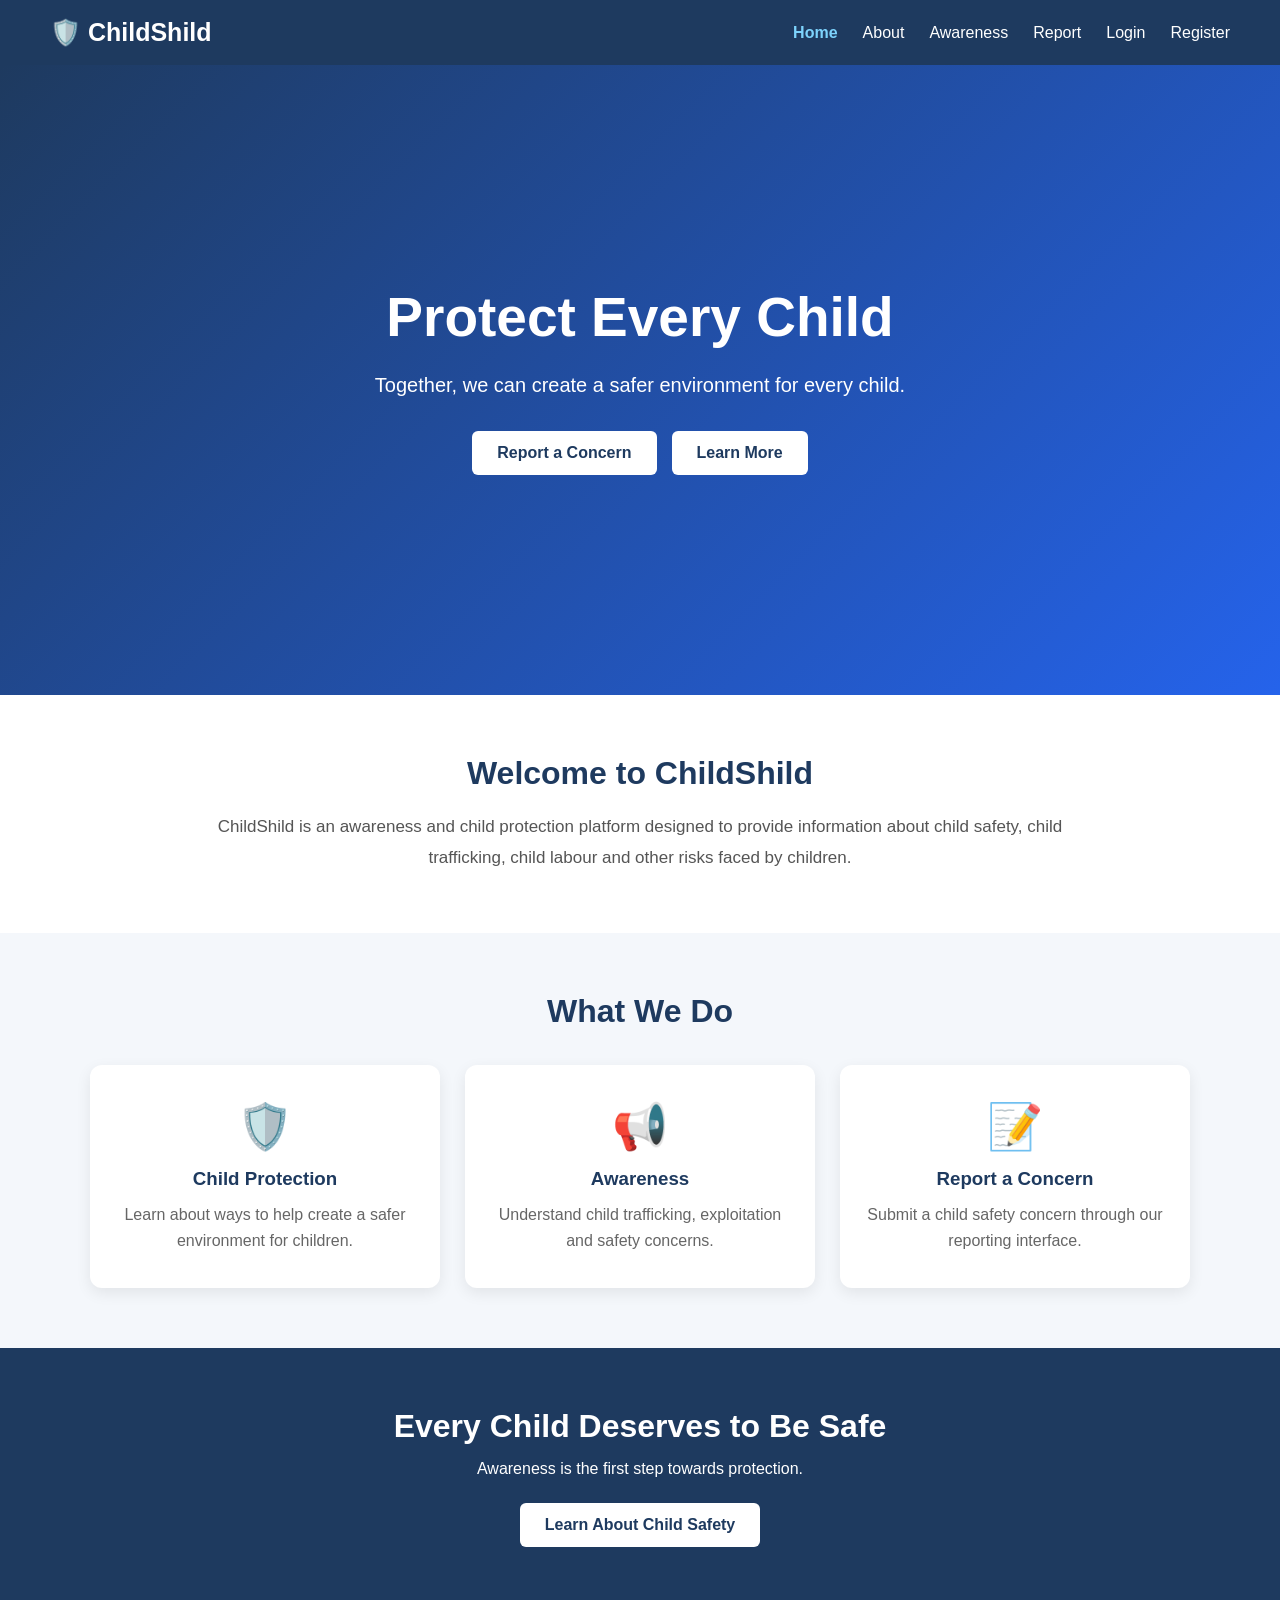
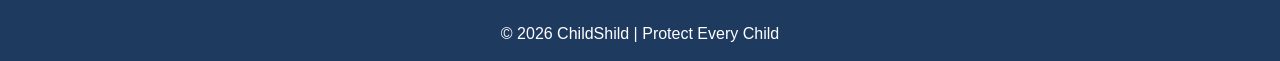
<file: index.html>
<!DOCTYPE html>
<html lang="en">

<head>
    <meta charset="UTF-8">
    <meta name="viewport" content="width=device-width, initial-scale=1.0">

    <title>ChildShild - Home</title>

    <!-- CSS -->
    <link rel="stylesheet" href="index.css">
</head>

<body>
    <!-- Navigation Bar -->
    <header>
        <nav class="navbar">

            <div class="logo">
                🛡️ ChildShild
            </div>

            <ul class="nav-links">
                <li><a href="index.html" class="active">Home</a></li>
                <li><a href="about.html">About</a></li>
                <li><a href="awareness.html">Awareness</a></li>
                <li><a href="report.html">Report</a></li>
                <li><a href="login.html">Login</a></li>
                <li><a href="register.html">Register</a></li>
            </ul>

        </nav>
    </header>


    <!-- =========================
         HERO SECTION
    ========================== -->

    <section class="hero">

        <div class="hero-content">

            <h1>
                Protect Every Child
            </h1>

            <p>
                Together, we can create a safer environment
                for every child.
            </p>

            <div class="hero-buttons">

                <a href="report.html" class="primary-btn">
                    Report a Concern
                </a>

                <a href="awareness.html" class="secondary-btn">
                    Learn More
                </a>

            </div>

        </div>

    </section>


    <!-- =========================
         INTRODUCTION
    ========================== -->

    <section class="home-section">

        <div class="home-container">

            <h2>
                Welcome to ChildShild
            </h2>

            <p>
                ChildShild is an awareness and child protection
                platform designed to provide information about
                child safety, child trafficking, child labour
                and other risks faced by children.
            </p>

        </div>

    </section>


    <!-- =========================
         FEATURES
    ========================== -->

    <section class="features-section">

        <div class="features-container">

            <h2>
                What We Do
            </h2>


            <div class="feature-cards">

                <!-- CARD 1 -->

                <div class="feature-card">

                    <div class="feature-icon">
                        🛡️
                    </div>

                    <h3>
                        Child Protection
                    </h3>

                    <p>
                        Learn about ways to help create a
                        safer environment for children.
                    </p>

                </div>


                <!-- CARD 2 -->

                <div class="feature-card">

                    <div class="feature-icon">
                        📢
                    </div>

                    <h3>
                        Awareness
                    </h3>

                    <p>
                        Understand child trafficking,
                        exploitation and safety concerns.
                    </p>

                </div>


                <!-- CARD 3 -->

                <div class="feature-card">

                    <div class="feature-icon">
                        📝
                    </div>

                    <h3>
                        Report a Concern
                    </h3>

                    <p>
                        Submit a child safety concern through
                        our reporting interface.
                    </p>

                </div>

            </div>

        </div>

    </section>


    <!-- =========================
         CALL TO ACTION
    ========================== -->

    <section class="cta-section">

        <h2>
            Every Child Deserves to Be Safe
        </h2>

        <p>
            Awareness is the first step towards protection.
        </p>

        <a href="awareness.html" class="primary-btn">
            Learn About Child Safety
        </a>

    </section>


    <!-- =========================
         FOOTER
    ========================== -->

    <footer>

        <p>
            © 2026 ChildShild | Protect Every Child
        </p>

    </footer>


    <!-- JAVASCRIPT -->

    <script src="web.js"></script>

</body>

</html>
</file>
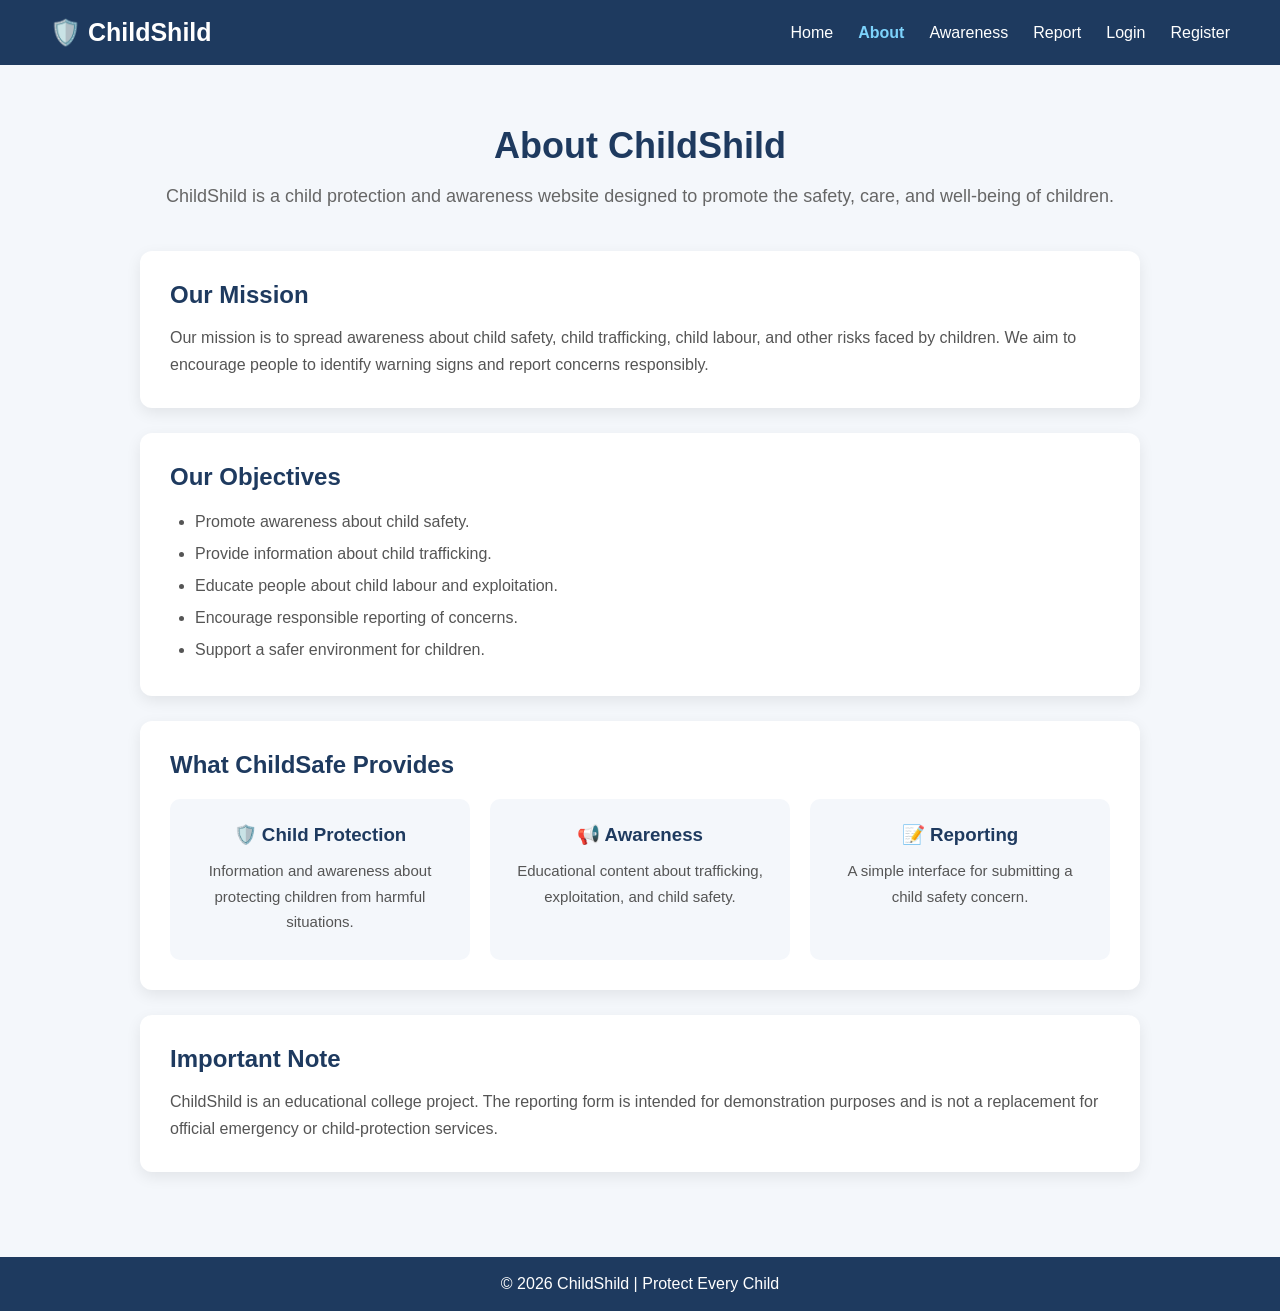
<file: about.html>
<!DOCTYPE html>
<html lang="en">
<head>
    <meta charset="UTF-8">
    <meta name="viewport" content="width=device-width, initial-scale=1.0">

    <title>About - ChildShild</title>

    <!-- CSS File -->
    <link rel="stylesheet" href="about.css">
</head>

<body>

    <!-- Navigation Bar -->
    <header>
        <nav class="navbar">

            <div class="logo">
                🛡️ ChildShild
            </div>

            <ul class="nav-links">
                <li><a href="index.html">Home</a></li>
                <li><a href="about.html" class="active">About</a></li>
                <li><a href="awareness.html">Awareness</a></li>
                <li><a href="report.html">Report</a></li>
                <li><a href="login.html">Login</a></li>
                <li><a href="register.html">Register</a></li>
            </ul>

        </nav>
    </header>


    <!-- About Section -->
    <section class="about-section">

        <div class="about-container">

            <h1>About ChildShild</h1>

            <p class="intro">
                ChildShild is a child protection and awareness website
                designed to promote the safety, care, and well-being of
                children.
            </p>


            <!-- Mission -->
            <div class="about-box">

                <h2>Our Mission</h2>

                <p>
                    Our mission is to spread awareness about child safety,
                    child trafficking, child labour, and other risks faced
                    by children. We aim to encourage people to identify
                    warning signs and report concerns responsibly.
                </p>

            </div>


            <!-- Objectives -->
            <div class="about-box">

                <h2>Our Objectives</h2>

                <ul>
                    <li>Promote awareness about child safety.</li>
                    <li>Provide information about child trafficking.</li>
                    <li>Educate people about child labour and exploitation.</li>
                    <li>Encourage responsible reporting of concerns.</li>
                    <li>Support a safer environment for children.</li>
                </ul>

            </div>


            <!-- What We Provide -->
            <div class="about-box">

                <h2>What ChildSafe Provides</h2>

                <div class="about-cards">

                    <div class="card">
                        <h3>🛡️ Child Protection</h3>
                        <p>
                            Information and awareness about protecting
                            children from harmful situations.
                        </p>
                    </div>

                    <div class="card">
                        <h3>📢 Awareness</h3>
                        <p>
                            Educational content about trafficking,
                            exploitation, and child safety.
                        </p>
                    </div>

                    <div class="card">
                        <h3>📝 Reporting</h3>
                        <p>
                            A simple interface for submitting a child
                            safety concern.
                        </p>
                    </div>

                </div>

            </div>


            <!-- Disclaimer -->
            <div class="about-box">

                <h2>Important Note</h2>

                <p>
                    ChildShild is an educational college project.
                    The reporting form is intended for demonstration
                    purposes and is not a replacement for official
                    emergency or child-protection services.
                </p>

            </div>

        </div>

    </section>


    <!-- Footer -->
    <footer>

        <p>
            © 2026 ChildShild | Protect Every Child
        </p>

    </footer>


    <!-- JavaScript -->
    <script src="web.js"></script>

</body>
</html>
</file>
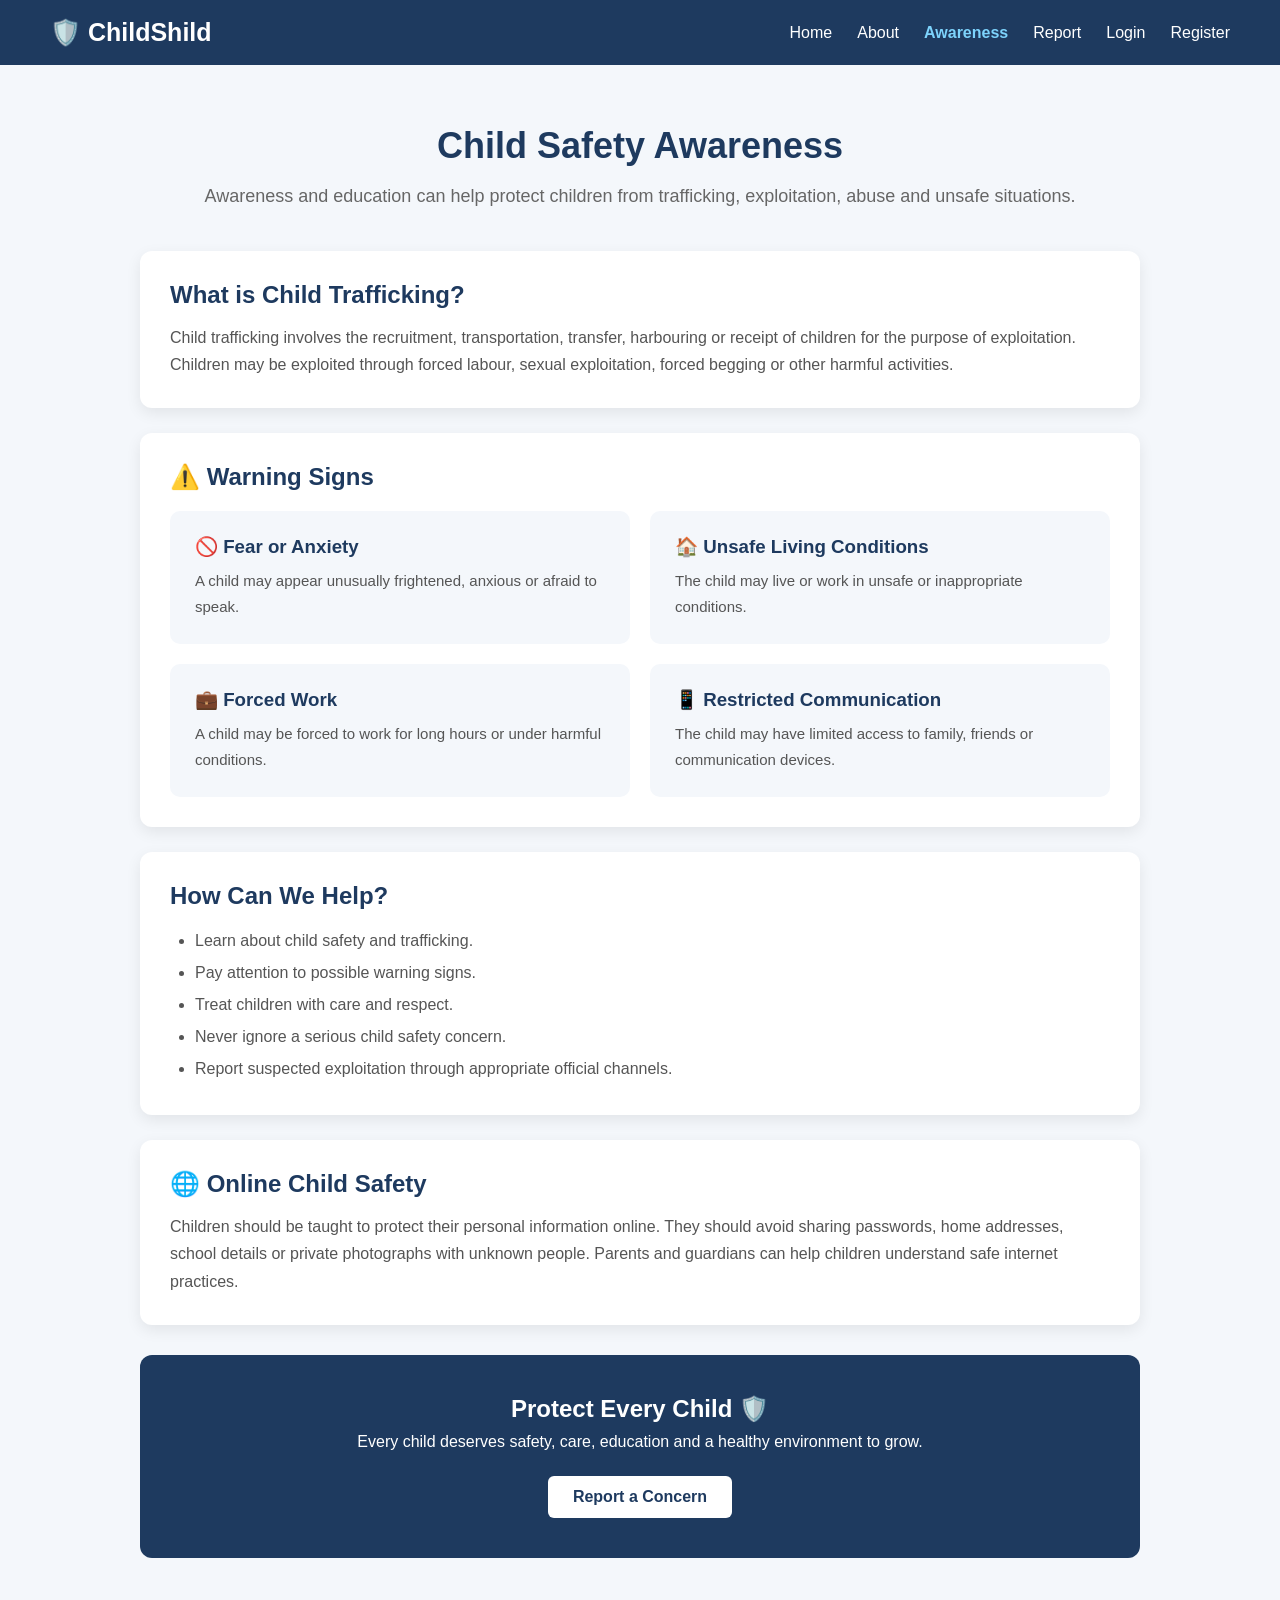
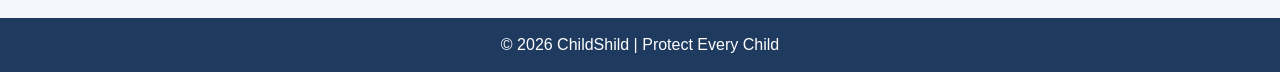
<file: awareness.html>
<!DOCTYPE html>
<html lang="en">

<head>
    <meta charset="UTF-8">
    <meta name="viewport" content="width=device-width, initial-scale=1.0">

    <title>Awareness - ChildShild</title>

    <link rel="stylesheet" href="awerness.css">
</head>

<body>

    <!-- =========================
         NAVBAR
    ========================== -->

    <header>

        <nav class="navbar">

            <div class="logo">
                🛡️ ChildShild
            </div>

            <ul class="nav-links">

                <li>
                    <a href="index.html">Home</a>
                </li>

                <li>
                    <a href="about.html">About</a>
                </li>

                <li>
                    <a href="awareness.html" class="active">
                        Awareness
                    </a>
                </li>

                <li>
                    <a href="report.html">Report</a>
                </li>

                <li>
                    <a href="login.html">Login</a>
                </li>

                <li>
                    <a href="register.html">Register</a>
                </li>

            </ul>

        </nav>

    </header>


    <!-- =========================
         AWARENESS SECTION
    ========================== -->

    <section class="awareness-section">

        <div class="awareness-container">

            <h1>Child Safety Awareness</h1>

            <p class="awareness-intro">
                Awareness and education can help protect children
                from trafficking, exploitation, abuse and unsafe
                situations.
            </p>


            <!-- WHAT IS CHILD TRAFFICKING -->

            <div class="awareness-box">

                <h2>What is Child Trafficking?</h2>

                <p>
                    Child trafficking involves the recruitment,
                    transportation, transfer, harbouring or receipt
                    of children for the purpose of exploitation.
                    Children may be exploited through forced labour,
                    sexual exploitation, forced begging or other
                    harmful activities.
                </p>

            </div>


            <!-- WARNING SIGNS -->

            <div class="awareness-box">

                <h2>⚠️ Warning Signs</h2>

                <div class="awareness-cards">

                    <div class="awareness-card">

                        <h3>🚫 Fear or Anxiety</h3>

                        <p>
                            A child may appear unusually frightened,
                            anxious or afraid to speak.
                        </p>

                    </div>


                    <div class="awareness-card">

                        <h3>🏠 Unsafe Living Conditions</h3>

                        <p>
                            The child may live or work in unsafe
                            or inappropriate conditions.
                        </p>

                    </div>


                    <div class="awareness-card">

                        <h3>💼 Forced Work</h3>

                        <p>
                            A child may be forced to work for long
                            hours or under harmful conditions.
                        </p>

                    </div>


                    <div class="awareness-card">

                        <h3>📱 Restricted Communication</h3>

                        <p>
                            The child may have limited access to
                            family, friends or communication devices.
                        </p>

                    </div>

                </div>

            </div>


            <!-- HOW TO HELP -->

            <div class="awareness-box">

                <h2>How Can We Help?</h2>

                <ul>

                    <li>
                        Learn about child safety and trafficking.
                    </li>

                    <li>
                        Pay attention to possible warning signs.
                    </li>

                    <li>
                        Treat children with care and respect.
                    </li>

                    <li>
                        Never ignore a serious child safety concern.
                    </li>

                    <li>
                        Report suspected exploitation through
                        appropriate official channels.
                    </li>

                </ul>

            </div>


            <!-- ONLINE SAFETY -->

            <div class="awareness-box">

                <h2>🌐 Online Child Safety</h2>

                <p>
                    Children should be taught to protect their
                    personal information online. They should avoid
                    sharing passwords, home addresses, school details
                    or private photographs with unknown people.
                    Parents and guardians can help children understand
                    safe internet practices.
                </p>

            </div>


            <!-- FINAL MESSAGE -->

            <div class="awareness-message">

                <h2>Protect Every Child 🛡️</h2>

                <p>
                    Every child deserves safety, care, education
                    and a healthy environment to grow.
                </p>

                <a href="report.html" class="primary-btn">
                    Report a Concern
                </a>

            </div>

        </div>

    </section>


    <!-- =========================
         FOOTER
    ========================== -->

    <footer>

        <p>
            © 2026 ChildShild | Protect Every Child
        </p>

    </footer>


    <!-- JAVASCRIPT -->

    <script src="web.js"></script>

</body>

</html>
</file>
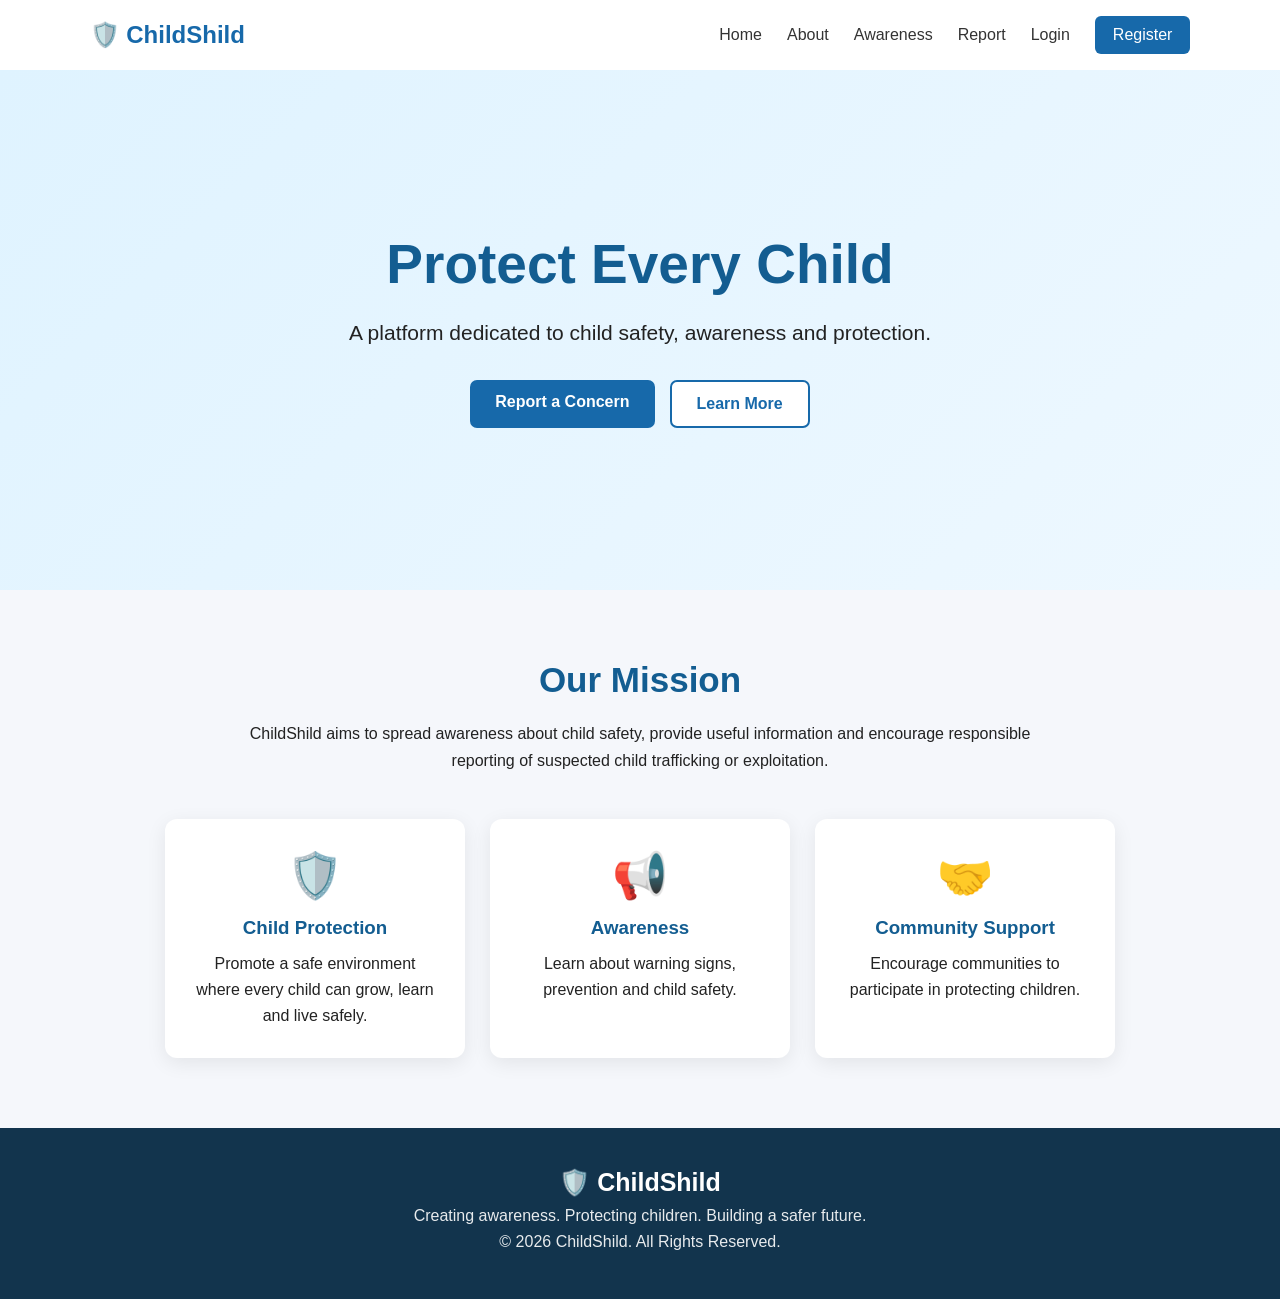
<file: home.html>
<!DOCTYPE html>
<html lang="en">
<head>
    <meta charset="UTF-8">
    <meta name="viewport" content="width=device-width, initial-scale=1.0">
    <title>ChildShild - Home</title>

    <link rel="stylesheet" href="web.css">
</head>

<body>

    <!-- Navigation Bar -->
    <nav class="navbar">  

        <div class="logo">
            🛡️ ChildShild
        </div>

        <div class="nav-links">
            <a href="index.html">Home</a>
            <a href="about.html">About</a>
            <a href="awareness.html">Awareness</a>
            <a href="report.html">Report</a>
            <a href="login.html">Login</a>
            <a href="register.html" class="register-btn">
                Register
            </a>
        </div>

    </nav>


    <!-- Hero Section -->
    <section class="hero">

        <div class="hero-content">

            <h1>Protect Every Child</h1>

            <p>
                A platform dedicated to child safety,
                awareness and protection.
            </p>

            <div class="hero-buttons">

                <a href="report.html" class="primary-btn">
                    Report a Concern
                </a>

                <a href="awareness.html" class="secondary-btn">
                    Learn More
                </a>

            </div>

        </div>

    </section>


    <!-- Mission Section -->
    <section class="section">

        <h2>Our Mission</h2>

        <p class="center-text">
            ChildShild aims to spread awareness about child safety,
            provide useful information and encourage responsible
            reporting of suspected child trafficking or exploitation.
        </p>


        <div class="cards">

            <div class="card">

                <div class="card-icon">🛡️</div>

                <h3>Child Protection</h3>

                <p>
                    Promote a safe environment where every child
                    can grow, learn and live safely.
                </p>

            </div>

            <div class="card">

                <div class="card-icon">📢</div>

                <h3>Awareness</h3>

                <p>
                    Learn about warning signs, prevention
                    and child safety.
                </p>

            </div>


            <div class="card">

                <div class="card-icon">🤝</div>

                <h3>Community Support</h3>

                <p>
                    Encourage communities to participate
                    in protecting children.
                </p>

            </div>

        </div>

    </section>


    <!-- Footer -->
    <footer class="footer">

        <h3>🛡️ ChildShild</h3>

        <p>
            Creating awareness. Protecting children.
            Building a safer future.
        </p>

        <p>
            © 2026 ChildShild. All Rights Reserved.
        </p>

    </footer>
    <script src="web.js"></script>
</body>
</html>
</file>
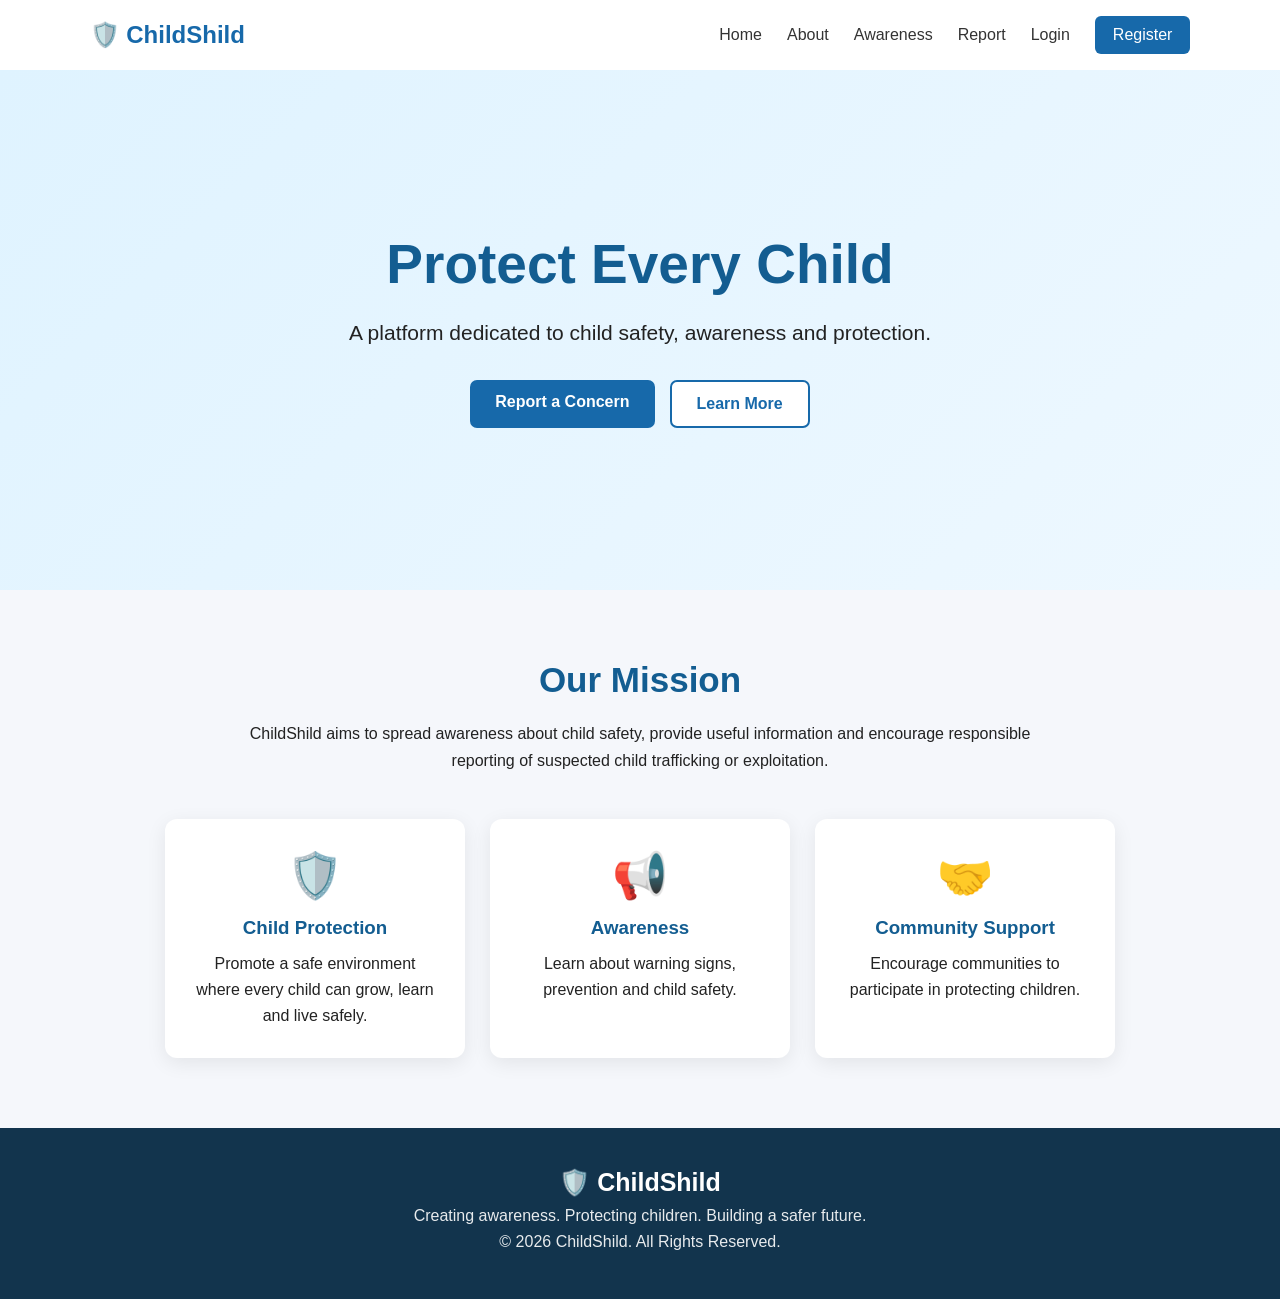
<file: web.html>
<!DOCTYPE html>
<html lang="en">
<head>
    <meta charset="UTF-8">
    <meta name="viewport" content="width=device-width, initial-scale=1.0">
    <title>ChildShild - Home</title>

    <link rel="stylesheet" href="web.css">
</head>

<body>

    <!-- Navigation Bar -->
    <nav class="navbar">  

        <div class="logo">
            🛡️ ChildShild
        </div>

        <div class="nav-links">
            <a href="home.html">Home</a>
            <a href="about.html">About</a>
            <a href="awareness.html">Awareness</a>
            <a href="report.html">Report</a>
            <a href="login.html">Login</a>
            <a href="register.html" class="register-btn">
                Register
            </a>
        </div>

    </nav>


    <!-- Hero Section -->
    <section class="hero">

        <div class="hero-content">

            <h1>Protect Every Child</h1>

            <p>
                A platform dedicated to child safety,
                awareness and protection.
            </p>

            <div class="hero-buttons">

                <a href="report.html" class="primary-btn">
                    Report a Concern
                </a>

                <a href="awareness.html" class="secondary-btn">
                    Learn More
                </a>

            </div>

        </div>

    </section>


    <!-- Mission Section -->
    <section class="section">

        <h2>Our Mission</h2>

        <p class="center-text">
            ChildShild aims to spread awareness about child safety,
            provide useful information and encourage responsible
            reporting of suspected child trafficking or exploitation.
        </p>


        <div class="cards">

            <div class="card">

                <div class="card-icon">🛡️</div>

                <h3>Child Protection</h3>

                <p>
                    Promote a safe environment where every child
                    can grow, learn and live safely.
                </p>

            </div>

            <div class="card">

                <div class="card-icon">📢</div>

                <h3>Awareness</h3>

                <p>
                    Learn about warning signs, prevention
                    and child safety.
                </p>

            </div>


            <div class="card">

                <div class="card-icon">🤝</div>

                <h3>Community Support</h3>

                <p>
                    Encourage communities to participate
                    in protecting children.
                </p>

            </div>

        </div>

    </section>


    <!-- Footer -->
    <footer class="footer">

        <h3>🛡️ ChildShild</h3>

        <p>
            Creating awareness. Protecting children.
            Building a safer future.
        </p>

        <p>
            © 2026 ChildShild. All Rights Reserved.
        </p>

    </footer>
    <script src="web.js"></script>
</body>
</html>
</file>
<file: index.css>
/* =========================
   GENERAL
========================= */

* {
    margin: 0;
    padding: 0;
    box-sizing: border-box;
}

body {
    font-family: Arial, sans-serif;
    background-color: #f4f7fb;
    color: #333;
}


/* =========================
   NAVIGATION BAR
========================= */

.navbar {
    background-color: #1e3a5f;
    display: flex;
    justify-content: space-between;
    align-items: center;
    padding: 18px 50px;
}

.logo {
    color: white;
    font-size: 25px;
    font-weight: bold;
}

.nav-links {
    display: flex;
    list-style: none;
    gap: 25px;
}

.nav-links a {
    color: white;
    text-decoration: none;
    font-size: 16px;
}

.nav-links a:hover {
    color: #7dd3fc;
}

.nav-links a.active {
    color: #7dd3fc;
    font-weight: bold;
}
/* =========================
   HOME PAGE
========================= */


/* HERO */

.hero {
    min-height: 70vh;

    display: flex;
    justify-content: center;
    align-items: center;

    text-align: center;

    padding: 60px 20px;

    background: linear-gradient(
        135deg,
        #1e3a5f,
        #2563eb
    );

    color: white;
}

.hero-content {
    max-width: 750px;
}

.hero h1 {
    font-size: 55px;
    margin-bottom: 20px;
}

.hero p {
    font-size: 20px;
    line-height: 1.6;
    margin-bottom: 30px;
}


/* HERO BUTTONS */

.hero-buttons {
    display: flex;
    justify-content: center;
    gap: 15px;
}

.hero-buttons a {
    text-decoration: none;
}


/* SECONDARY BUTTON */

.secondary-btn {
    background-color: white;
    color: #1e3a5f;

    padding: 13px 25px;

    border-radius: 6px;

    font-weight: bold;
}

.secondary-btn:hover {
    background-color: #7dd3fc;
}
/* PRIMARY BUTTOM */
.primary-btn {
    background-color: white;
    color: #1e3a5f;

    padding: 13px 25px;

    border-radius: 6px;

    font-weight: bold;
}

.primary-btn:hover {
    background-color: #7dd3fc;
}


/* =========================
   HOME INTRODUCTION
========================= */

.home-section {
    padding: 60px 20px;

    background-color: white;

    text-align: center;
}

.home-container {
    max-width: 850px;
    margin: auto;
}

.home-container h2 {
    color: #1e3a5f;

    font-size: 32px;

    margin-bottom: 20px;
}

.home-container p {
    color: #555;

    font-size: 17px;

    line-height: 1.8;
}


/* =========================
   FEATURES
========================= */

.features-section {
    padding: 60px 20px;

    background-color: #f4f7fb;
}

.features-container {
    max-width: 1100px;
    margin: auto;
}

.features-container > h2 {
    text-align: center;

    color: #1e3a5f;

    font-size: 32px;

    margin-bottom: 35px;
}


/* FEATURE CARDS */

.feature-cards {
    display: grid;

    grid-template-columns:
        repeat(3, 1fr);

    gap: 25px;
}

.feature-card {
    background-color: white;

    padding: 35px 25px;

    text-align: center;

    border-radius: 12px;

    box-shadow:
        0 5px 15px
        rgba(0, 0, 0, 0.08);

    transition: transform 0.3s;
}

.feature-card:hover {
    transform: translateY(-5px);
}

.feature-icon {
    font-size: 45px;

    margin-bottom: 15px;
}

.feature-card h3 {
    color: #1e3a5f;

    margin-bottom: 12px;
}

.feature-card p {
    color: #666;

    line-height: 1.6;
}


/* =========================
   CALL TO ACTION
========================= */

.cta-section {
    text-align: center;

    padding: 60px 20px;

    background-color: #1e3a5f;

    color: white;
}

.cta-section h2 {
    font-size: 32px;

    margin-bottom: 15px;
}

.cta-section p {
    margin-bottom: 25px;
}


/* CTA BUTTON */

.cta-section .primary-btn {
    display: inline-block;

    background-color: white;

    color: #1e3a5f;

    text-decoration: none;

    padding: 13px 25px;

    border-radius: 6px;

    font-weight: bold;
}

.cta-section .primary-btn:hover {
    background-color: #7dd3fc;
}


/* =========================
   MOBILE
========================= */

@media (max-width: 768px) {

    .hero h1 {
        font-size: 38px;
    }

    .hero p {
        font-size: 17px;
    }

    .hero-buttons {
        flex-direction: column;

        align-items: center;
    }

    .feature-cards {
        grid-template-columns: 1fr;
    }

}
/* =========================
   FOOTER
========================= */

footer {
    background-color: #1e3a5f;
    color: white;
    text-align: center;
    padding: 18px;
}


/* =========================
   MOBILE RESPONSIVE
========================= */

@media (max-width: 768px) {

    .navbar {
        flex-direction: column;
        gap: 15px;
        padding: 20px;
    }

    .nav-links {
        flex-wrap: wrap;
        justify-content: center;
        gap: 15px;
    }

    .form-container {
        width: 100%;
        max-width: 400px;
    }
}
</file>
<file: about.css>
* {
    margin: 0;
    padding: 0;
    box-sizing: border-box;
}

body {
    font-family: Arial, sans-serif;
    background-color: #f4f7fb;
    color: #333;
}


/* =========================
   NAVIGATION BAR
========================= */

.navbar {
    background-color: #1e3a5f;
    display: flex;
    justify-content: space-between;
    align-items: center;
    padding: 18px 50px;
}

.logo {
    color: white;
    font-size: 25px;
    font-weight: bold;
}

.nav-links {
    display: flex;
    list-style: none;
    gap: 25px;
}

.nav-links a {
    color: white;
    text-decoration: none;
    font-size: 16px;
}

.nav-links a:hover {
    color: #7dd3fc;
}

.nav-links a.active {
    color: #7dd3fc;
    font-weight: bold;
}

/* =========================
   ABOUT PAGE
========================= */

.about-section {
    padding: 60px 20px;
    background-color: #f4f7fb;
}

.about-container {
    max-width: 1000px;
    margin: auto;
}

.about-container h1 {
    text-align: center;
    color: #1e3a5f;
    font-size: 36px;
    margin-bottom: 15px;
}

.intro {
    text-align: center;
    color: #666;
    font-size: 18px;
    line-height: 1.6;
    margin-bottom: 40px;
}

.about-box {
    background-color: white;
    padding: 30px;
    margin-bottom: 25px;
    border-radius: 12px;
    box-shadow: 0 5px 15px rgba(0, 0, 0, 0.08);
}

.about-box h2 {
    color: #1e3a5f;
    margin-bottom: 15px;
}

.about-box p {
    line-height: 1.7;
    color: #555;
}

.about-box ul {
    padding-left: 25px;
    line-height: 2;
    color: #555;
}


/* ABOUT CARDS */

.about-cards {
    display: flex;
    gap: 20px;
    margin-top: 20px;
}

.card {
    flex: 1;
    background-color: #f4f7fb;
    padding: 25px;
    border-radius: 10px;
    text-align: center;
}

.card h3 {
    color: #1e3a5f;
    margin-bottom: 12px;
}

.card p {
    font-size: 15px;
}
footer {
    background-color: #1e3a5f;
    color: white;
    text-align: center;
    padding: 18px;
}

/* MOBILE */


@media (max-width: 768px) {

    .navbar {
        flex-direction: column;
        gap: 15px;
        padding: 20px;
    }

    .nav-links {
        flex-wrap: wrap;
        justify-content: center;
        gap: 15px;
    }

    .form-container {
        width: 100%;
        max-width: 500px;
    }
}
</file>
<file: awerness.css>
* {
    margin: 0;
    padding: 0;
    box-sizing: border-box;
}

body {
    font-family: Arial, sans-serif;
    background-color: #f4f7fb;
    color: #333;
}


/* =========================
   NAVIGATION BAR
========================= */

.navbar {
    background-color: #1e3a5f;
    display: flex;
    justify-content: space-between;
    align-items: center;
    padding: 18px 50px;
}

.logo {
    color: white;
    font-size: 25px;
    font-weight: bold;
}

.nav-links {
    display: flex;
    list-style: none;
    gap: 25px;
}

.nav-links a {
    color: white;
    text-decoration: none;
    font-size: 16px;
}

.nav-links a:hover {
    color: #7dd3fc;
}

.nav-links a.active {
    color: #7dd3fc;
    font-weight: bold;
}


/* =========================
   AWARENESS PAGE
========================= */

.awareness-section {
    padding: 60px 20px;
    background-color: #f4f7fb;
}

.awareness-container {
    max-width: 1000px;
    margin: auto;
}

.awareness-container h1 {
    text-align: center;
    color: #1e3a5f;
    font-size: 36px;
    margin-bottom: 15px;
}

.awareness-intro {
    text-align: center;
    color: #666;
    font-size: 18px;
    line-height: 1.6;
    margin-bottom: 40px;
}


/* AWARENESS BOX */

.awareness-box {
    background-color: white;
    padding: 30px;
    margin-bottom: 25px;
    border-radius: 12px;

    box-shadow: 0 5px 15px rgba(0, 0, 0, 0.08);
}

.awareness-box h2 {
    color: #1e3a5f;
    margin-bottom: 15px;
}

.awareness-box p {
    color: #555;
    line-height: 1.7;
}


/* WARNING CARDS */

.awareness-cards {
    display: grid;
    grid-template-columns: repeat(2, 1fr);
    gap: 20px;
    margin-top: 20px;
}

.awareness-card {
    background-color: #f4f7fb;
    padding: 25px;
    border-radius: 10px;
}

.awareness-card h3 {
    color: #1e3a5f;
    margin-bottom: 10px;
}

.awareness-card p {
    font-size: 15px;
}


/* LIST */

.awareness-box ul {
    padding-left: 25px;
    color: #555;
    line-height: 2;
}


/* FINAL MESSAGE */

.awareness-message {
    text-align: center;
    background-color: #1e3a5f;
    color: white;
    padding: 40px;
    border-radius: 12px;
    margin-top: 30px;
}

.awareness-message h2 {
    margin-bottom: 10px;
}

.awareness-message p {
    margin-bottom: 25px;
}


/* BUTTON */

.awareness-message .primary-btn {
    display: inline-block;
    background-color: white;
    color: #1e3a5f;
    text-decoration: none;
    padding: 12px 25px;
    border-radius: 6px;
    font-weight: bold;
}

.awareness-message .primary-btn:hover {
    background-color: #7dd3fc;
}
footer {
    background-color: #1e3a5f;
    color: white;
    text-align: center;
    padding: 18px;
}

/* MOBILE */


@media (max-width: 768px) {

    .navbar {
        flex-direction: column;
        gap: 15px;
        padding: 20px;
    }

    .nav-links {
        flex-wrap: wrap;
        justify-content: center;
        gap: 15px;
    }

    .form-container {
        width: 100%;
        max-width: 500px;
    }
}
</file>
<file: web.css>
* {
  box-sizing: border-box;
  margin: 0;
  padding: 0;
}

body {
  font-family: Arial, Helvetica, sans-serif;
  background: #f5f7fb;
  color: #222;
}

/* NAVBAR */

.navbar {
  height: 70px;
  background: white;
  display: flex;
  justify-content: space-between;
  align-items: center;
  padding: 0 7%;
  box-shadow: 0 2px 10px rgba(0,0,0,0.08);
}

.logo {
  font-size: 24px;
  font-weight: bold;
  color: #1769aa;
}

.nav-links {
  display: flex;
  align-items: center;
  gap: 25px;
}

.nav-links a {
  text-decoration: none;
  color: #333;
  font-weight: 500;
}

.nav-links a:hover {
  color: #1769aa;
}

.register-btn {
  background: #1769aa;
  color: white !important;
  padding: 10px 18px;
  border-radius: 6px;
}

/* HERO */

.hero {
  min-height: 520px;
  display: flex;
  justify-content: center;
  align-items: center;
  text-align: center;
  background: linear-gradient(
    135deg,
    #dff3ff,
    #eef8ff
  );
}

.hero-content {
  max-width: 800px;
  padding: 40px 20px;
}

.hero h1 {
  font-size: 55px;
  color: #135d91;
  margin-bottom: 20px;
}

.hero p {
  font-size: 21px;
  line-height: 1.6;
  margin-bottom: 30px;
}

.hero-buttons {
  display: flex;
  justify-content: center;
  gap: 15px;
}

/* BUTTONS */

.primary-btn,
.secondary-btn {
  display: inline-block;
  padding: 13px 25px;
  border-radius: 7px;
  text-decoration: none;
  font-weight: bold;
  border: none;
  cursor: pointer;
  font-size: 16px;
}

.primary-btn {
  background: #1769aa;
  color: white;
}

.secondary-btn {
  background: white;
  color: #1769aa;
  border: 2px solid #1769aa;
}

/* SECTIONS */

.section {
  padding: 70px 8%;
  text-align: center;
}

.section h2 {
  font-size: 35px;
  margin-bottom: 20px;
  color: #135d91;
}

.center-text {
  max-width: 800px;
  margin: auto;
  line-height: 1.7;
}

/* CARDS */

.cards {
  display: flex;
  justify-content: center;
  gap: 25px;
  margin-top: 45px;
  flex-wrap: wrap;
}

.card {
  width: 300px;
  background: white;
  padding: 30px;
  border-radius: 12px;
  box-shadow: 0 5px 20px rgba(0,0,0,0.08);
}

.card-icon {
  font-size: 45px;
  margin-bottom: 15px;
}

.card h3 {
  margin-bottom: 12px;
  color: #135d91;
}

.card p {
  line-height: 1.6;
}

/* PAGE */

.page {
  min-height: 650px;
}

.page-header {
  text-align: center;
  padding: 70px 20px;
  background: #e5f5ff;
}

.page-header h1 {
  color: #135d91;
  font-size: 40px;
  margin-bottom: 10px;
}

.content {
  max-width: 900px;
  margin: auto;
  padding: 50px 25px;
}

.content h2 {
  color: #135d91;
  margin: 25px 0 12px;
}

.content p {
  line-height: 1.8;
}

.content ul {
  padding-left: 25px;
  line-height: 2;
}

/* AWARENESS */

.awareness-card {
  background: white;
  padding: 30px;
  margin-bottom: 25px;
  border-radius: 10px;
  box-shadow: 0 4px 15px rgba(0,0,0,0.07);
}

.awareness-card h2 {
  color: #135d91;
  margin-bottom: 15px;
}

/* NOTICE */

.notice {
  margin-top: 30px;
  padding: 20px;
  background: #fff5d6;
  border-left: 5px solid #e0a800;
}

/* FORMS */

.form-container {
  max-width: 600px;
  margin: 50px auto;
  padding: 35px;
  background: white;
  border-radius: 12px;
  box-shadow: 0 5px 20px rgba(0,0,0,0.08);
}

form {
  display: flex;
  flex-direction: column;
}

form label {
  margin-bottom: 7px;
  margin-top: 15px;
  font-weight: bold;
}

input,
select,
textarea {
  padding: 13px;
  border: 1px solid #ccc;
  border-radius: 6px;
  font-size: 15px;
}

textarea {
  resize: vertical;
}

form button {
  margin-top: 25px;
}

/* SUCCESS */

.success {
  background: #d9f7df;
  color: #176b2c;
  padding: 15px;
  border-radius: 6px;
  margin-bottom: 20px;
}

/* FORM BOTTOM */

.form-bottom {
  text-align: center;
  margin-top: 20px;
}

.form-bottom a {
  color: #1769aa;
  text-decoration: none;
}

/* FOOTER */

.footer {
  text-align: center;
  background: #12344d;
  color: white;
  padding: 40px 20px;
}

.footer h3 {
  font-size: 25px;
  margin-bottom: 10px;
}

.footer p {
  margin: 8px;
  opacity: 0.9;
}

/* MOBILE */

@media (max-width: 768px) {

  .navbar {
    height: auto;
    padding: 20px;
    flex-direction: column;
    gap: 15px;
  }

  .nav-links {
    gap: 12px;
    flex-wrap: wrap;
    justify-content: center;
  }

  .hero h1 {
    font-size: 38px;
  }

  .hero p {
    font-size: 17px;
  }

  .hero-buttons {
    flex-direction: column;
    align-items: center;
  }

  .cards {
    flex-direction: column;
    align-items: center;
  }

}
</file>
